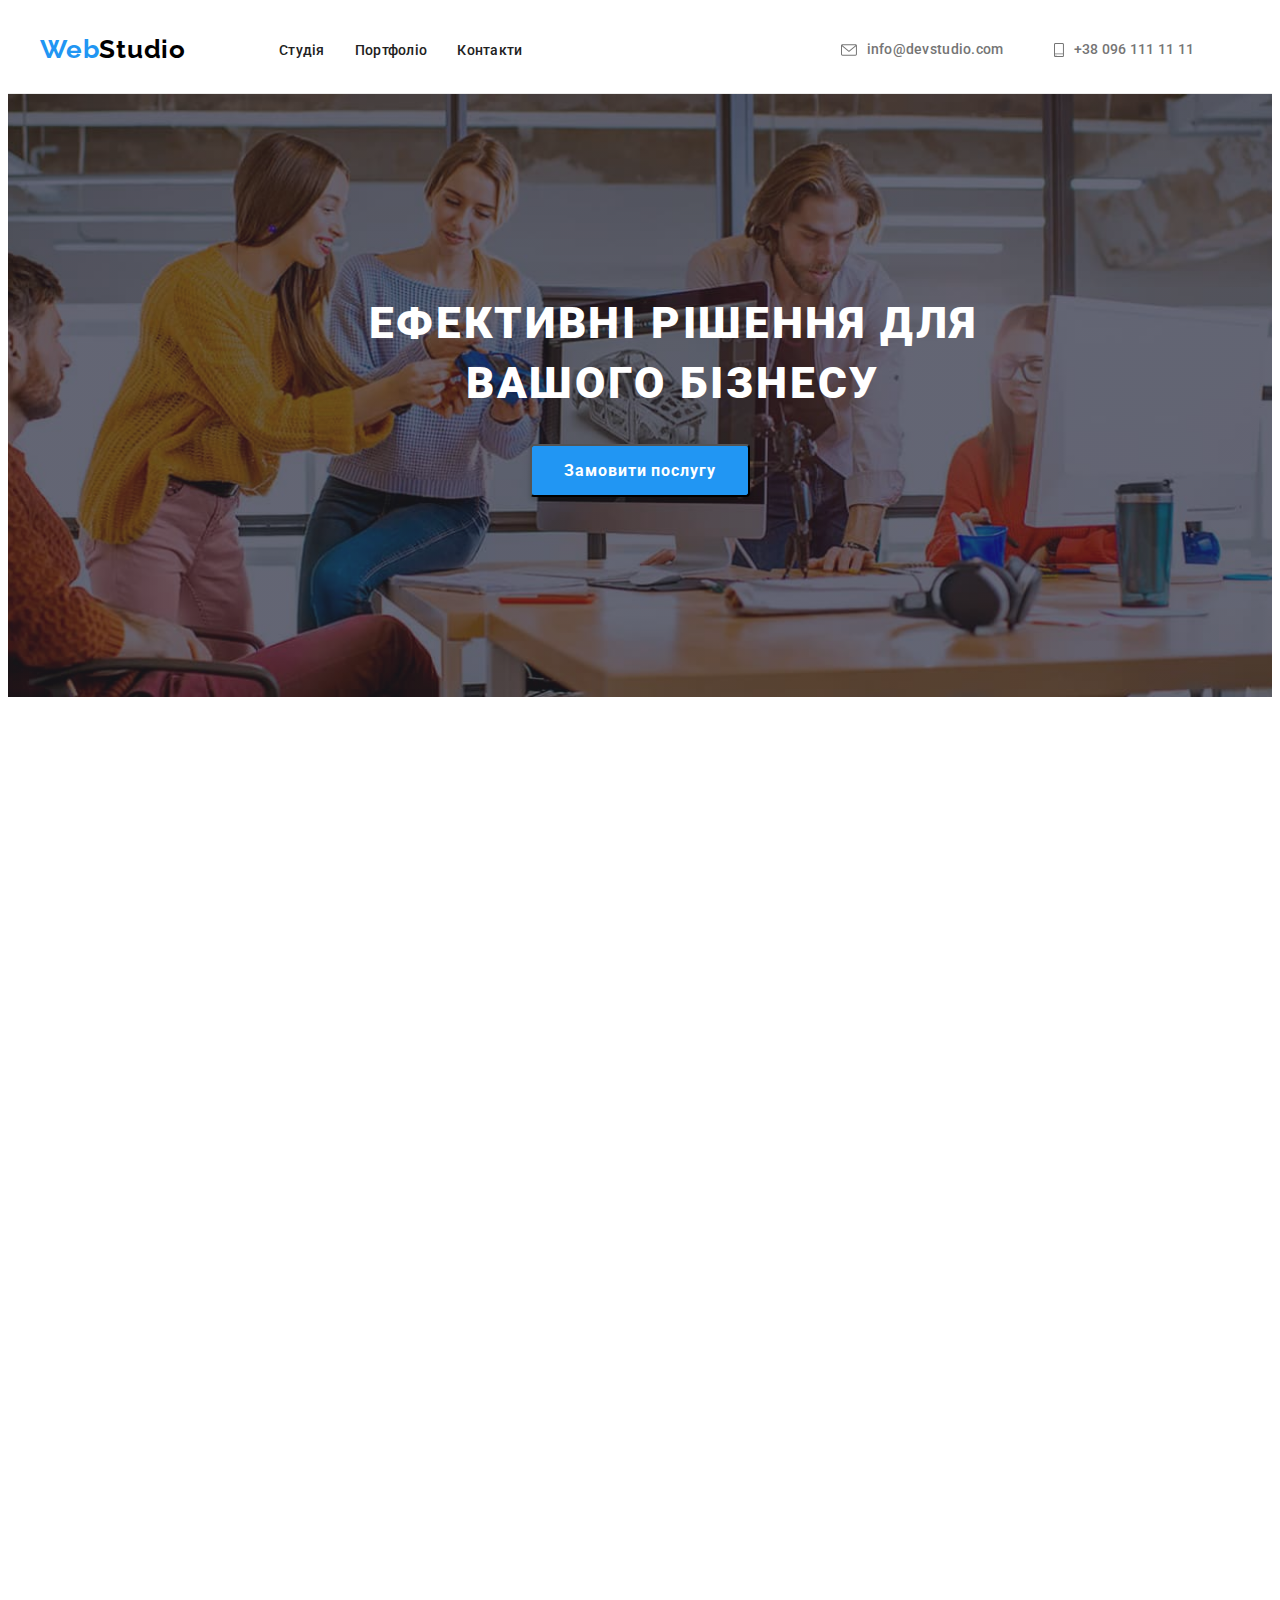
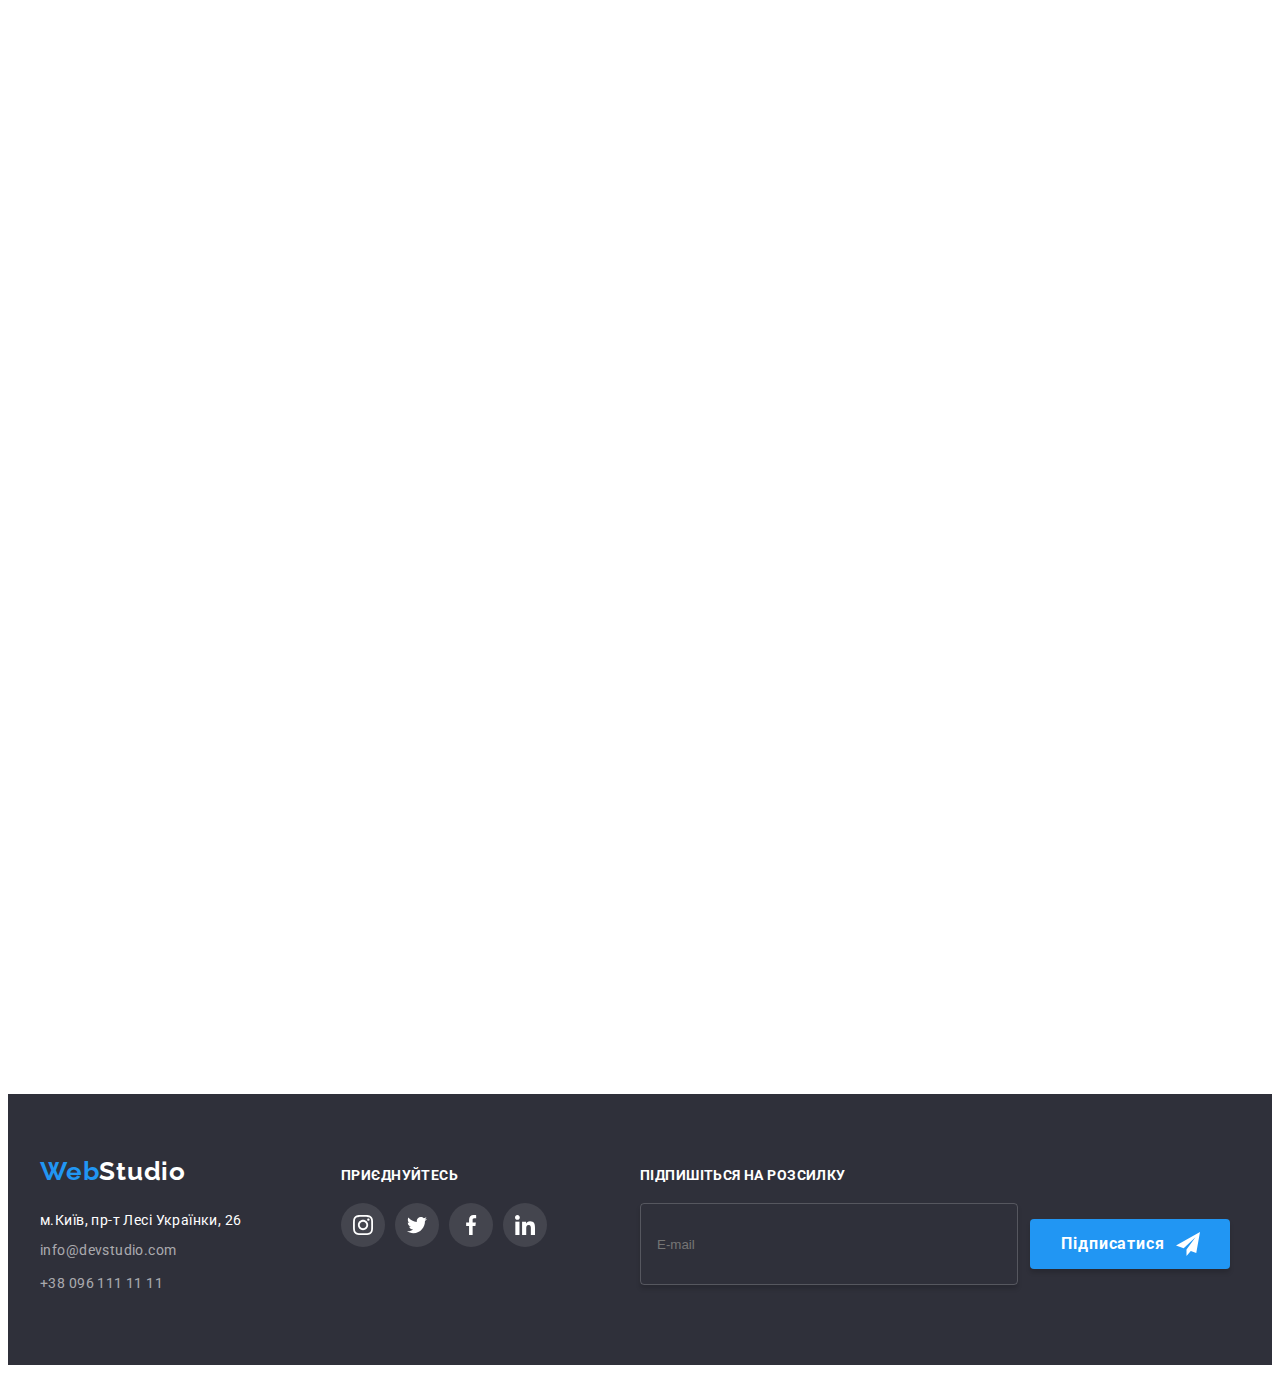
<file: index.html>
<!DOCTYPE html>
<html lang="en">
  <head>
    <meta charset="UTF-8" />
    <meta name="viewport" content="width=device-width, initial-scale=1.0" />
    <title>Document</title>
    <link rel="preconnect" href="https://fonts.googleapis.com" />
    <link rel="preconnect" href="https://fonts.gstatic.com" crossorigin />
    <link
      href="https://fonts.googleapis.com/css2?family=Raleway:ital,wght@0,100..900;1,100..900&family=Roboto:ital,wght@0,100;0,300;0,400;0,500;0,700;0,900;1,100;1,300;1,400;1,500;1,700;1,900&display=swap"
      rel="stylesheet"
    />
    <link href="https://unpkg.com/aos@2.3.1/dist/aos.css" rel="stylesheet">
    <link
    rel="stylesheet"
    href="https://cdnjs.cloudflare.com/ajax/libs/animate.css/4.1.1/animate.min.css"
  />
    <link
      rel="stylesheet"
      href="https://cdnjs.cloudflare.com/ajax/libs/modern-normalize/3.0.1/modern-normalize.min.css"
      integrity="sha512-q6WgHqiHlKyOqslT/lgBgodhd03Wp4BEqKeW6nNtlOY4quzyG3VoQKFrieaCeSnuVseNKRGpGeDU3qPmabCANg=="
      crossorigin="anonymous"
      referrerpolicy="no-referrer"
    />
    <link rel="stylesheet" href="./style/main.min.css">
  </head>
  <body>
    <header class="header">
      <div class="container">
        <a class="header-link" href="./index.html"
          >Web<span class="header-span">Studio</span></a
        >
        <nav class="header-navigation">
          <ul class="navigation-list">
            <li class="navigation-item">
              <a class="navigation-link" href="">Студія</a>
            </li>
            <li class="navigation-item">
              <a class="navigation-link" href="./pages/portfoilo.html"
                >Портфоліо</a
              >
            </li>
            <li class="navigation-item">
              <a class="navigation-link" href="">Контакти</a>
            </li>
          </ul>
        </nav>
        <ul class="header-list">
          <li class="header-item">
            <a class="header-information" href="mailto:info@devstudio.com"><svg class="header-icon">
                <use href="./images/symbol-defs.svg#icon-post"></use>
              </svg>info@devstudio.com</a
            >
          </li>
          <li class="header-item">
            <a class="header-information" href="tel:+380961111111h"
              ><svg class="header-icont ">
                <use href="./images/symbol-defs.svg#icon-smartphone"></use>
              </svg>+38 096 111 11 11</a
            >
          </li>
        </ul>
      </div>
    </header>
    <main class="main">
      <!-- 1 -->
      <section class="page">
        <div class="container">
          <h1 class="page-title">Ефективні рішення для вашого бізнесу</h1>
          <button class="page-button animate__animated animate__pulse animate__infinite	infinite" type="button" data-modal-open>Замовити послугу</button>
        </div>
      </section>
      <!-- 2 -->
      <section class="advantudes" data-aos="fade-up"
     data-aos-anchor-placement="bottom-bottom">
        <div class="container">
          <ul class="advantudes-list">
            <li class="advantudes-item">
              <h3 class="advantudes-slogan">Увага до деталей</h3>
              <p class="advantudes-text">
                Ідейні міркування, і навіть початок повсякденної роботи з
                формування позиції.
              </p>
            </li>
            <li class="advantudes-item">
              <h3 class="advantudes-slogan">Пунктуальність</h3>
              <p class="advantudes-text">
                Завдання організації, особливо рамки і місце навчання кадрів
                тягне у себе.
              </p>
            </li>
            <li class="advantudes-item">
              <h3 class="advantudes-slogan">Планування</h3>
              <p class="advantudes-text">
                Так само консультація з широким активом значною мірою зумовлює.
              </p>
            </li>
            <li class="advantudes-item">
              <h3 class="advantudes-slogan">Сучасні технології</h3>
              <p class="advantudes-text">
                Значимість цих проблем настільки очевидна, що реалізація
                планових завдань.
              </p>
            </li>
          </ul>
        </div>
      </section>
      <!-- 3 -->
      <section class="work" data-aos="fade-up"
     data-aos-anchor-placement="bottom-bottom">
        <div class="container">
          <h2 class="work-subtitle">Чим ми займаємося</h2>
          <ul class="work-list">
            <li class="work-item">
              <img class="work-image" src="./images/computersq.jpg" alt="laptop" />
              <p class="work-bcg">Десктопні додатки</p>
            </li>
            <li class="work-item">
              <img class="work-image" src="./images/laptopsq.jpg" alt="phone" />
              <p class="work-bcg">Мобільні додатки</p>
            </li>
            <li class="work-item">
              <img class="work-image" src="./images/tabletsq.jpg" alt="laptop" />
              <p class="work-bcg">Дизайнерські рішення</p>
            </li>
          </ul>
        </div>
      </section>
      <!-- 4 -->
      <section class="team" data-aos="fade-up"
     data-aos-anchor-placement="bottom-bottom">
        <div class="container">
          <h2 class="team-subtitle">Наша команда</h2>
          <ul class="team-list">
            <li class="team-item">
              <img class="team-icon" src="./images/igorsq.jpg" alt="Чоловік" />
              <div class="team-container">
                <h3 class="team-slogan">Ігор Дем'яненко</h3>
                <p class="team-text">Product Designer</p>
                <ul class="team-listt">
                  <li class="team-itemm"><button class="team-button"><svg class="team-icons">
                    <use href="./images/symbol-defs.svg#icon-insta"></use>
                  </svg></button></li>
                  <li class="team-itemm"><button class="team-button"><svg class="team-icons">
                    <use href="./images/symbol-defs.svg#icon-twitter"></use>
                  </svg></button></li>
                  <li class="team-itemm"><button class="team-button"><svg class="team-icons">
                    <use href="./images/symbol-defs.svg#icon-facebook"></use>
                  </svg></button></li>
                  <li class="team-itemm"><button class="team-button"><svg class="team-icons">
                    <use href="./images/symbol-defs.svg#icon-in"></use>
                  </svg></button></li>
                </ul>
              </div>
            </li>
            <li class="team-item">
              <img class="team-icon" src="./images/olgasq.jpg" alt="Жінка" />
              <div class="team-container">
                <h3 class="team-slogan">Ольга Рєпіна</h3>
                <p class="team-text">Frontend Developer</p>
               <ul class="team-listt">
                  <li class="team-itemm"><button class="team-button"><svg class="team-icons">
                    <use href="./images/symbol-defs.svg#icon-insta"></use>
                  </svg></button></li>
                  <li class="team-itemm"><button class="team-button"><svg class="team-icons">
                    <use href="./images/symbol-defs.svg#icon-twitter"></use>
                  </svg></button></li>
                  <li class="team-itemm"><button class="team-button"><svg class="team-icons">
                    <use href="./images/symbol-defs.svg#icon-facebook"></use>
                  </svg></button></li>
                  <li class="team-itemm"><button class="team-button"><svg class="team-icons">
                    <use href="./images/symbol-defs.svg#icon-in"></use>
                  </svg></button></li>
                </ul>
              </div>
            </li>
            <li class="team-item">
              <img class="team-icon" src="./images/mykolasq.jpg" alt="Чоловік" />
              <div class="team-container">
                <h3 class="team-slogan">Микола Тарасов</h3>
                <p class="team-text">Marketing</p>
                <ul class="team-listt">
                  <li class="team-itemm"><button class="team-button"><svg class="team-icons">
                    <use href="./images/symbol-defs.svg#icon-insta"></use>
                  </svg></button></li>
                  <li class="team-itemm"><button class="team-button"><svg class="team-icons">
                    <use href="./images/symbol-defs.svg#icon-twitter"></use>
                  </svg></button></li>
                  <li class="team-itemm"><button class="team-button"><svg class="team-icons">
                    <use href="./images/symbol-defs.svg#icon-facebook"></use>
                  </svg></button></li>
                  <li class="team-itemm"><button class="team-button"><svg class="team-icons">
                    <use href="./images/symbol-defs.svg#icon-in"></use>
                  </svg></button></li>
                </ul>
              </div>
            </li>
            <li class="team-item">
              <img class="team-icon" src="./images/michaelsq.jpg" alt="Чоловік" />
              <div class="team-container">
                <h3 class="team-slogan">Михайло Єрмаков</h3>
                <p class="team-text">UI Designer</p>
                <ul class="team-listt">
                  <li class="team-itemm"><button class="team-button"><svg class="team-icons">
                    <use href="./images/symbol-defs.svg#icon-insta"></use>
                  </svg></button></li>
                  <li class="team-itemm"><button class="team-button"><svg class="team-icons">
                    <use href="./images/symbol-defs.svg#icon-twitter"></use>
                  </svg></button></li>
                  <li class="team-itemm"><button class="team-button"><svg class="team-icons">
                    <use href="./images/symbol-defs.svg#icon-facebook"></use>
                  </svg></button></li>
                  <li class="team-itemm"><button class="team-button"><svg class="team-icons">
                    <use href="./images/symbol-defs.svg#icon-in"></use>
                  </svg></button></li>
                </ul>
              </div>
            </li>
          </ul>
        </div>
      </section>
      <!-- 5 -->
      <section class="clients" data-aos="fade-up"
     data-aos-anchor-placement="bottom-bottom">
        <div class="container">
          <h2 class="clients-title">
            Постійні клієнти
          </h2>
            <ul class="clients-list">
              <li class="clients-item">
                <div class="clients-box"><svg class="clients-icon">
                  <use href="./images/symbol-defs.svg#icon-yaco"></use>
                </svg></div>
              </li>
              <li class="clients-item">
                <div class="clients-box"><svg class="clients-icon">
                  <use href="./images/symbol-defs.svg#icon-tgline"></use>
                </svg></div>
              </li>
              <li class="clients-item">
                <div class="clients-box"><svg class="clients-icon">
                  <use href="./images/symbol-defs.svg#icon-company"></use>
                </svg></div>
              </li>
              <li class="clients-item">
                <div class="clients-box"><svg class="clients-icon">
                  <use href="./images/symbol-defs.svg#icon-logo"></use>
                </svg></div>
              </li>
              <li class="clients-item">
                <div class="clients-box"><svg class="clients-icon">
                  <use href="./images/symbol-defs.svg#icon-brand"></use>
                </svg></div>
              </li>
              <li class="clients-item">
                <div class="clients-box"><svg class="clients-icon">
                  <use href="./images/symbol-defs.svg#icon-twocompan"></use>
                </svg></div>
              </li>
            </ul>
        </div>
      </section>
    </main>
    <footer class="footer" >
      <div class="container">
        <div class="footer-section">
        <a class="footer-link" href="./index.html"
          >Web<span class="footer-span">Studio</span></a
        >
        <address class="address">
          <a
            class="address-place"
            href="https://www.google.com.ua/maps/place/%D0%B1%D1%83%D0%BB%D1%8C%D0%B2%D0%B0%D1%80+%D0%9B%D0%B5%D1%81%D1%96+%D0%A3%D0%BA%D1%80%D0%B0%D1%97%D0%BD%D0%BA%D0%B8,+26,+%D0%9A%D0%B8%D1%97%D0%B2,+02000/@50.4265807,30.5358109,17z/data=!3m1!4b1!4m6!3m5!1s0x40d4cf0e033ecbe9:0x57a4dffefec77da0!8m2!3d50.4265807!4d30.5383858!16s%2Fg%2F1tctq5jv?entry=ttu&g_ep=EgoyMDI0MTAyOS4wIKXMDSoASAFQAw%3D%3D"
            >м.Київ, пр-т Лесі Українки, 26</a
          >
          <ul class="address-list">
            <li class="address-item">
              <a class="address-gmail" href="mailto:info@devstudio.com"
                >info@devstudio.com</a
              >
            </li>
            <li class="address-item">
              <a class="address-link" href="tel:+380961111111h"
                >+38 096 111 11 11</a
              >
            </li>
          </ul>
        </address>
      </div>
        <div class="soc">
          <h2 class="soc-title">приєднуйтесь</h2>
          <ul class="soc-list">
            <li class="soc-item"><button class="soc-button"><svg class="soc-icon">
              <use href="./images/symbol-defs.svg#icon-insta"></use>
            </svg></button></li>
            <li class="soc-item"><button class="soc-button"><svg class="soc-icon">
              <use href="./images/symbol-defs.svg#icon-twitter"></use>
            </svg></button></li>
            <li class="soc-item"><button class="soc-button"><svg class="soc-icon">
              <use href="./images/symbol-defs.svg#icon-facebook"></use>
            </svg></button></li>
            <li class="soc-item"><button class="soc-button"><svg class="soc-icon">
              <use href="./images/symbol-defs.svg#icon-in"></use>
            </svg></button></li>
          </ul>
        </div>
        <div class="suscribe">
            <h2 class="suscribe-title">Підпишіться на розсилку</h2>
            <form class="suscribe-form">
                <label class="suscribe-label">
                <input type="email" class="suscribe-input" placeholder="E-mail" required>
                </label>
                <div class="suscribe-send">
                  <button class="suscribe-button" type="submit">Підписатися</button>
                <svg class="suscribe-svg">
                    <use href="./images/symbol-defs.svg#icon-tg" class="suscribe-use"></use>
                </svg>
                </div>
            </form>
          </div>
      </div>
    </footer>
    <div class="backdrop is-hidden" data-modal>
      <div class="modal">
        <button class="modal-button" data-modal-close><svg class="modal-svg">
          <use class="modal-use" href="./images/symbol-defs.svg#icon-close"></use>
        </svg></button>
        <h2 class="modal-title">Залиште свої дані, ми вам передзвонимо</h2>
        <form class="modal-form">
          <ul class="modal-list">
            <li class="modal-item"><label class="model-label">Ім'я
            <input type="text" class="modal-input" required>
            <svg class="form-svg">
              <use href="./images/symbol-defs.svg#icon-person"></use>
            </svg>
          </label></li>
            <li class="modal-item"><label class="model-label">Телефон
            <input type="tel" class="modal-input" required>
            <svg class="form-svg">
              <use href="./images/symbol-defs.svg#icon-phone"></use>
            </svg>
          </label></li>
            <li class="modal-item"><label class="model-label">Пошта
            <input type="email" class="modal-input" required>
            <svg class="form-svg">
              <use href="./images/symbol-defs.svg#icon-email"></use>
            </svg>
          </label></li>
            <li class="modal-item"><label class="model-label">Коментар
            <textarea class="modal-textarea" placeholder="Введіть текст"></textarea>
          </label></li>          
          </ul>
          <div class="check">
          <input type="checkbox" class="checkbox" required>
          <p class="model-text">Погоджуюся з розсилкою та приймаю<a href="" class="model-link"> Умови договору</a></p>
          </div>
          <div class="send-box">
            <button class="model-button">Відправити</button>
          </div>
        </form>
      </div>
    </div>
    <script src="./js/modal.js" type="module"></script>
    <script src="https://unpkg.com/aos@2.3.1/dist/aos.js"></script>
    <script>
  AOS.init();
</script>
  </body>
</html>
</file>
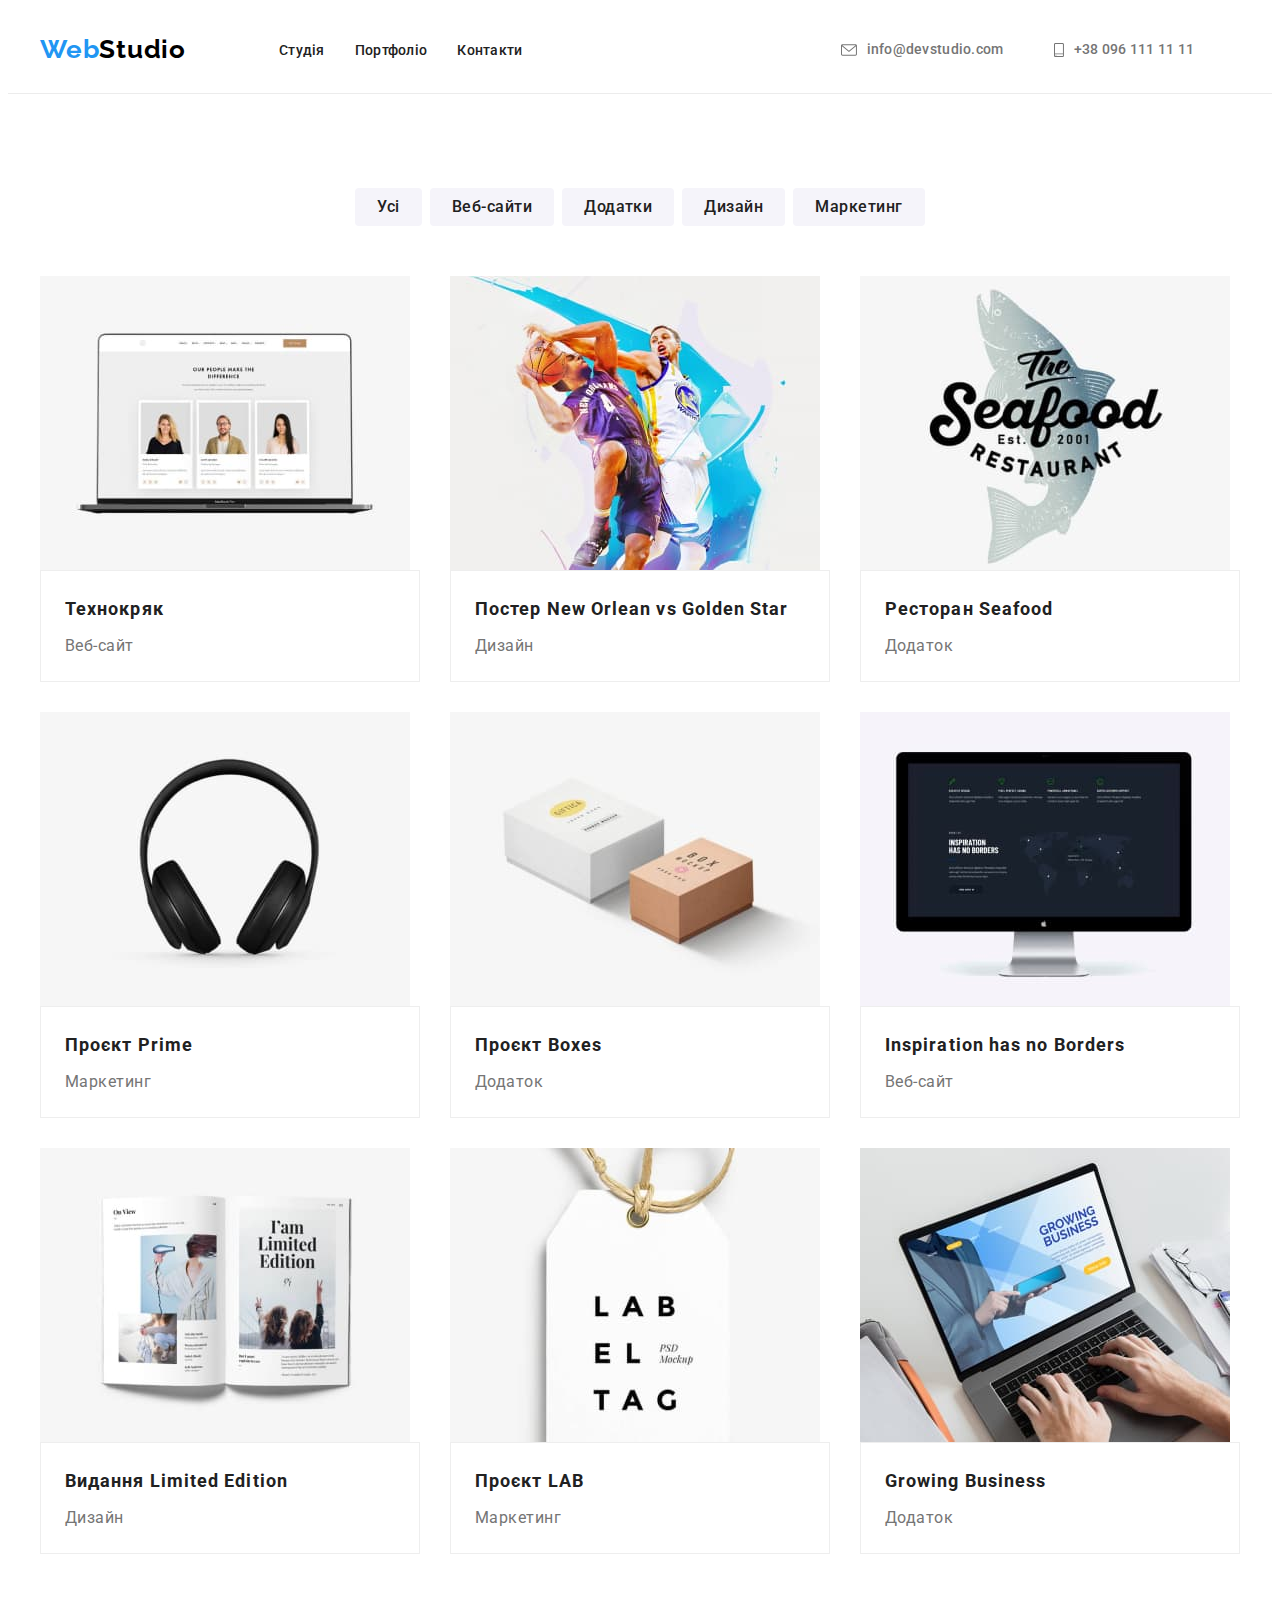
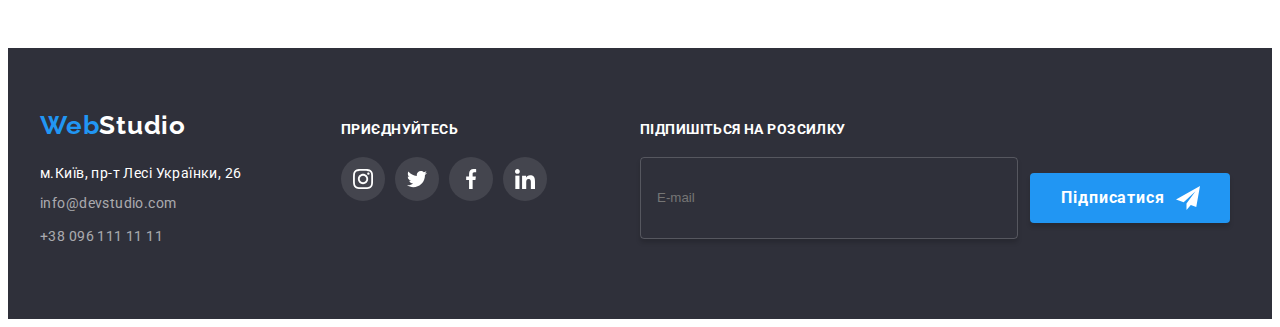
<file: pages/portfoilo.html>
<!DOCTYPE html>
<html lang="en">
  <head>
    <meta charset="UTF-8" />
    <meta name="viewport" content="width=device-width, initial-scale=1.0" />
    <title>Document</title>
    <link rel="preconnect" href="https://fonts.googleapis.com" />
    <link rel="preconnect" href="https://fonts.gstatic.com" crossorigin />
    <link
      href="https://fonts.googleapis.com/css2?family=Raleway:ital,wght@0,100..900;1,100..900&family=Roboto:ital,wght@0,100;0,300;0,400;0,500;0,700;0,900;1,100;1,300;1,400;1,500;1,700;1,900&display=swap"
      rel="stylesheet"
    />
    <link
      rel="stylesheet"
      href="https://cdnjs.cloudflare.com/ajax/libs/modern-normalize/3.0.1/modern-normalize.min.css"
      integrity="sha512-q6WgHqiHlKyOqslT/lgBgodhd03Wp4BEqKeW6nNtlOY4quzyG3VoQKFrieaCeSnuVseNKRGpGeDU3qPmabCANg=="
      crossorigin="anonymous"
      referrerpolicy="no-referrer"
    />
    <link rel="stylesheet" href="../style/main.min.css">
  </head>
  <body>
    <header class="header">
      <div class="container">
        <a class="header-link" href="../index.html"
          >Web<span class="header-span">Studio</span></a
        >
        <nav class="header-navigation">
          <ul class="navigation-list">
            <li class="navigation-item">
              <a class="navigation-link" href="../index.html">Студія</a>
            </li>
            <li class="navigation-item">
              <a class="navigation-link" href="../pages/portfoilo.html"
                >Портфоліо</a
              >
            </li>
            <li class="navigation-item">
              <a class="navigation-link" href="">Контакти</a>
            </li>
          </ul>
        </nav>
        <ul class="header-list">
          <li class="header-item">
            <a class="header-information" href="mailto:info@devstudio.com"><svg class="header-icon">
                <use href="../images/symbol-defs.svg#icon-post"></use>
              </svg>info@devstudio.com</a
            >
          </li>
          <li class="header-item">
            <a class="header-information" href="tel:+380961111111h"
              ><svg class="header-icont">
                <use href="../images/symbol-defs.svg#icon-smartphone"></use>
              </svg>+38 096 111 11 11</a
            >
          </li>
        </ul>
      </div>
    </header>
    <main class="main">
      <section class="categories">
        <div class="container">
          <ul class="categories-list">
            <li class="categories-item">
              <button class="categories-button" type="button">Усі</button>
            </li>
            <li class="categories-item">
              <button class="categories-button" type="button">Веб-сайти</button>
            </li>
            <li class="categories-item">
              <button class="categories-button" type="button">Додатки</button>
            </li>
            <li class="categories-item">
              <button class="categories-button" type="button">Дизайн</button>
            </li>
            <li class="categories-item">
              <button class="categories-button" type="button">Маркетинг</button>
            </li>
          </ul>
          <ul class="content-list">
            <li class="content-item">
              <div class="description-box">
              <img
                class="content-image"
                src="../images/laptopportsq.jpg"
                alt="computer"
              />
              <p class="content-description">Ресурс пропонує комплексні пропозиції з різним рівнем функціоналу та сервісів. Все це дозволить відвідувачу отримати вичерпні відомості про компанію чи приватну особу.</p>
              </div>
              <div class="image">
                <h2 class="content-subtitle">Технокряк</h2>
                <p class="content-text">Веб-сайт</p>
              </div>
            </li>
            <li class="content-item">
              <div class="description-box">
                <img
                class="content-image"
                src="../images/basketballsq.jpg"
                alt="basketball"
              />
              <p class="content-description">Ресурс пропонує комплексні пропозиції з різним рівнем функціоналу та сервісів. Все це дозволить відвідувачу отримати вичерпні відомості про компанію чи приватну особу.</p>
              </div>
              <div class="image">
                <h2 class="content-subtitle">
                  Постер New Orlean vs Golden Star
                </h2>
                <p class="content-text">Дизайн</p>
              </div>
            </li>
            <li class="content-item">
              <div class="description-box">
                <img
                class="content-image"
                src="../images/restaurantsq.jpg"
                alt="restaurant"
              />
              <p class="content-description">Ресурс пропонує комплексні пропозиції з різним рівнем функціоналу та сервісів. Все це дозволить відвідувачу отримати вичерпні відомості про компанію чи приватну особу.</p>
              </div>
              <div class="image">
                <h2 class="content-subtitle">Ресторан Seafood</h2>
                <p class="content-text">Додаток</p>
              </div>
            </li>
            <li class="content-item">
              <div class="description-box">
                <img
                class="content-image"
                src="../images/headphonessq.jpg"
                alt="headphones"
              />
              <p class="content-description">Ресурс пропонує комплексні пропозиції з різним рівнем функціоналу та сервісів. Все це дозволить відвідувачу отримати вичерпні відомості про компанію чи приватну особу.</p>
              </div>
              <div class="image">
                <h2 class="content-subtitle">Проєкт Prime</h2>
                <p class="content-text">Маркетинг</p>
              </div>
            </li>
            <li class="content-item">
              <div class="description-box"><img
                class="content-image"
                src="../images/boxessq.jpg"
                alt="boxes"
              />
              <p class="content-description">Ресурс пропонує комплексні пропозиції з різним рівнем функціоналу та сервісів. Все це дозволить відвідувачу отримати вичерпні відомості про компанію чи приватну особу.</p></div>
              <div class="image">
                <h2 class="content-subtitle">Проєкт Boxes</h2>
                <p class="content-text">Додаток</p>
              </div>
            </li>
            <li class="content-item">
              <div class="description-box">
                              <img class="content-image" src="../images/compportsq.jpg" alt="comp" />
              <p class="content-description">Ресурс пропонує комплексні пропозиції з різним рівнем функціоналу та сервісів. Все це дозволить відвідувачу отримати вичерпні відомості про компанію чи приватну особу.</p>
              </div>
              <div class="image">
                <h2 class="content-subtitle">Inspiration has no Borders</h2>
                <p class="content-text">Веб-сайт</p>
              </div>
            </li>
            <li class="content-item">
              <div class="description-box">
                <img class="content-image" src="../images/booksq.jpg" alt="book" />
              <p class="content-description">Ресурс пропонує комплексні пропозиції з різним рівнем функціоналу та сервісів. Все це дозволить відвідувачу отримати вичерпні відомості про компанію чи приватну особу.</p>
              </div>
              <div class="image">
                <h2 class="content-subtitle">Видання Limited Edition</h2>
                <p class="content-text">Дизайн</p>
              </div>
            </li>
            <li class="content-item">
              <div class="description-box">
                <img class="content-image" src="../images/labsq.jpg" alt="lab" />
              <p class="content-description">Ресурс пропонує комплексні пропозиції з різним рівнем функціоналу та сервісів. Все це дозволить відвідувачу отримати вичерпні відомості про компанію чи приватну особу.</p>
              </div>
              <div class="image">
                <h2 class="content-subtitle">Проєкт LAB</h2>
                <p class="content-text">Маркетинг</p>
              </div>
            </li>
            <li class="content-item">
              <div class="description-box">
                <img
                class="content-image"
                src="../images/compsq.jpg"
                alt="growing business"
              />
              <p class="content-description">Ресурс пропонує комплексні пропозиції з різним рівнем функціоналу та сервісів. Все це дозволить відвідувачу отримати вичерпні відомості про компанію чи приватну особу.</p>
              </div>
              <div class="image">
                <h2 class="content-subtitle">Growing Business</h2>
                <p class="content-text">Додаток</p>
              </div>
            </li>
          </ul>
        </div>
      </section>
    </main>
   <footer class="footer">
      <div class="container">
        <section class="footer-section">
        <a class="footer-link" href="../index.html"
          >Web<span class="footer-span">Studio</span></a
        >
        <address class="address">
          <a
            class="address-place"
            href="https://www.google.com.ua/maps/place/%D0%B1%D1%83%D0%BB%D1%8C%D0%B2%D0%B0%D1%80+%D0%9B%D0%B5%D1%81%D1%96+%D0%A3%D0%BA%D1%80%D0%B0%D1%97%D0%BD%D0%BA%D0%B8,+26,+%D0%9A%D0%B8%D1%97%D0%B2,+02000/@50.4265807,30.5358109,17z/data=!3m1!4b1!4m6!3m5!1s0x40d4cf0e033ecbe9:0x57a4dffefec77da0!8m2!3d50.4265807!4d30.5383858!16s%2Fg%2F1tctq5jv?entry=ttu&g_ep=EgoyMDI0MTAyOS4wIKXMDSoASAFQAw%3D%3D"
            >м.Київ, пр-т Лесі Українки, 26</a
          >
          <ul class="address-list">
            <li class="address-item">
              <a class="address-gmail" href="mailto:info@devstudio.com"
                >info@devstudio.com</a
              >
            </li>
            <li class="address-item">
              <a class="address-link" href="tel:+380961111111h"
                >+38 096 111 11 11</a
              >
            </li>
          </ul>
        </address>
        </section>
        <section class="soc">
          <h2 class="soc-title">приєднуйтесь</h2>
          <ul class="soc-list">
            <li class="soc-item"><button class="soc-button"><svg class="soc-icon">
              <use href="../images/symbol-defs.svg#icon-insta"></use>
            </svg></button></li>
            <li class="soc-item"><button class="soc-button"><svg class="soc-icon">
              <use href="../images/symbol-defs.svg#icon-twitter"></use>
            </svg></button></li>
            <li class="soc-item"><button class="soc-button"><svg class="soc-icon">
              <use href="../images/symbol-defs.svg#icon-facebook"></use>
            </svg></button></li>
            <li class="soc-item"><button class="soc-button"><svg class="soc-icon">
              <use href="../images/symbol-defs.svg#icon-in"></use>
            </svg></button></li>
          </ul>
        </section>
        <section class="suscribe">
            <h2 class="suscribe-title">Підпишіться на розсилку</h2>
            <form class="suscribe-form">
                <label class="suscribe-label">
                <input type="email" class="suscribe-input" placeholder="E-mail" required>
                </label>
                <div class="suscribe-send">
                  <button class="suscribe-button" type="submit">Підписатися</button>
                <svg class="suscribe-svg">
                    <use href="../images/symbol-defs.svg#icon-tg" class="suscribe-use"></use>
                </svg>
                </div>
            </form>
        </section>
      </div>
    </footer>
  </body>
</html>
</file>
<file: style/main.min.css>
a{text-decoration:none}ul{margin:0;padding:0;list-style:none}h1,h2,h3,p{margin:0}img{display:block}div{list-style:none}button{padding:0}textarea{resize:none}input[type=checkbox]{-webkit-appearance:none;-moz-appearance:none;appearance:none;width:20px;height:20px;border:1px solid #ccc;border-radius:3px;background-color:#fff;cursor:pointer}:root{--mini-text-color: #757575;--max-text-color: #212121;--primary-color: #ffffff;--team-background-color: #f5f4fa;--header-footer-background-color: #2f303a;--button-backgrouhd-color: #2196f3;--logo-color: #000000;--new-section: #AFB1B8}body{font-family:"Roboto"}.container{width:1200px;margin-left:auto;margin-right:auto;padding-left:15px;padding-right:15px}.header{padding-top:24px;padding-bottom:25px;border-bottom:1px solid #ececec}.header>.container{display:flex;align-items:center}.header-link{color:var(--button-backgrouhd-color);font-family:"Raleway";font-size:26px;font-weight:700;line-height:1.38;letter-spacing:.78px;margin-right:93px}.header-span{color:var(--logo-color)}.navigation-list{display:flex;gap:30px}.navigation-item:last-child{margin-right:318px}.navigation-item{position:relative}.navigation-link{color:var(--max-text-color);font-family:"Roboto";font-size:14px;font-weight:500;line-height:1.14;letter-spacing:.28px;transition-property:color;transition-duration:250ms;transition-timing-function:cubic-bezier(0.4, 0, 0.2, 1)}.navigation-link::after{content:"";display:block;width:100%;height:4px;border-radius:2px;background:var(--button-backgrouhd-color);position:absolute;left:0;top:49px;opacity:0;color:var(--team-background-color);transition-property:color,opacity;transition-duration:250ms;transition-timing-function:cubic-bezier(0.4, 0, 0.2, 1)}.navigation-link:hover::after{opacity:1;color:var(--button-backgrouhd-color)}.navigation-link:hover{color:var(--button-backgrouhd-color);font-family:"Roboto";font-size:14px;font-weight:500;line-height:1.14;letter-spacing:.28px;color:var(--button-backgrouhd-color)}.header-list{display:flex;gap:50px}.header-information{color:var(--mini-text-color);font-family:"Roboto";font-size:14px;font-weight:500;line-height:1.14;letter-spacing:.28px;display:flex;align-items:center;gap:10px;transition-property:color;transition-duration:250ms;transition-timing-function:cubic-bezier(0.4, 0, 0.2, 1)}.header-icont{fill:var(--mini-text-color);transition-property:fill;transition-duration:250ms;transition-timing-function:cubic-bezier(0.4, 0, 0.2, 1)}.header-icon{fill:var(--mini-text-color);transition-property:fill;transition-duration:250ms;transition-timing-function:cubic-bezier(0.4, 0, 0.2, 1)}.header-information:hover{color:var(--button-backgrouhd-color);font-family:"Roboto";font-size:14px;font-weight:500;line-height:1.14;letter-spacing:.28px}.header-information:hover .header-icon{fill:var(--button-backgrouhd-color)}.header-information:hover .header-icont{fill:var(--button-backgrouhd-color)}.header-icon{width:16px;height:12px;fill:var(--mini-text-color)}.header-icont{width:10px;height:16px;fill:var(--mini-text-color)}.page{background-image:linear-gradient(rgba(47, 48, 58, 0.4), rgba(47, 48, 58, 0.4)),url(../images/teamsq.jpg);background-repeat:no-repeat;background-position:center;background-size:cover;padding-top:200px;padding-bottom:200px;text-align:center}.page-title{color:var(--primary-color);text-align:center;font-family:"Roboto";font-size:44px;font-weight:900;line-height:1.36;letter-spacing:2.64px;text-transform:uppercase;width:696px;margin-left:285px;margin-right:285px;margin-bottom:30px}.page-button{background-color:var(--button-backgrouhd-color);color:var(--primary-color);font-family:"Roboto";text-align:center;font-size:16px;font-weight:700;line-height:1.87;letter-spacing:.96px;border-radius:4px;padding-left:32px;padding-right:32px;padding-top:10px;padding-bottom:10px;box-shadow:0px 4px 4px 0px rgba(0,0,0,.15)}.advantudes{padding-top:94px;padding-bottom:94px}.advantudes-list{display:flex;gap:30px}.advantudes-item:nth-child(1)::before{content:"";display:block;margin-bottom:30px;width:270px;height:120px;background-color:var(--team-background-color);background-image:url(../images/antennasq.png);background-position:center;background-size:70px;background-repeat:no-repeat;border-radius:4px}.advantudes-item:nth-child(2)::before{content:"";display:block;margin-bottom:30px;width:270px;height:120px;background-color:var(--team-background-color);background-image:url(../images/clocksq.png);background-position:center;background-size:70px;background-repeat:no-repeat;border-radius:4px}.advantudes-item:nth-child(3)::before{content:"";display:block;margin-bottom:30px;width:270px;height:120px;background-color:var(--team-background-color);background-image:url(..//images/diagramsq.png);background-position:center;background-size:70px;background-repeat:no-repeat;border-radius:4px}.advantudes-item:nth-child(4)::before{content:"";display:block;margin-bottom:30px;width:270px;height:120px;background-color:var(--team-background-color);background-image:url(../images/astronautsq.png);background-position:center;background-size:70px;background-repeat:no-repeat;border-radius:4px}.advantudes-slogan{color:var(--max-text-color);font-family:"Roboto";font-size:14px;font-weight:700;line-height:1.14;letter-spacing:.42px;text-transform:uppercase;margin-bottom:10px}.advantudes-text{color:var(--mini-text-color);font-family:"Roboto";font-size:14px;font-weight:400;line-height:1.71;letter-spacing:.42px}.work{padding-bottom:94px}.work-subtitle{color:var(--max-text-color);text-align:center;font-family:"Roboto";font-size:36px;font-weight:700;line-height:1.16;letter-spacing:1.08px;margin-bottom:50px}.work-list{display:flex;gap:30px}.work-item{justify-content:center;text-align:center;position:relative}.work-bcg{position:absolute;bottom:0;background-color:rgba(47,48,58,.8039215686);width:100%;height:23.812%;display:flex;align-items:center;justify-content:center;color:#fff;text-align:center;font-family:Roboto;font-size:14px;font-style:normal;font-weight:700;line-height:normal;letter-spacing:.42px;text-transform:uppercase}.team{padding-top:94px;padding-bottom:94px;background-color:var(--team-background-color)}.team-subtitle{color:var(--max-text-color);text-align:center;font-family:"Roboto";font-size:36px;font-weight:700;line-height:1.16;letter-spacing:1.08px;margin-bottom:50px}.team-list{display:flex;gap:30px}.team-item{box-shadow:0px 1px 3px 0px rgba(0,0,0,.12),0px 1px 1px 0px rgba(0,0,0,.14),0px 2px 1px 0px rgba(0,0,0,.2);border-radius:0px 0px 4px 4px}.team-icon{width:270px;height:260px}.team-container{padding-top:30px;padding-bottom:30px;background-color:#fff;border-radius:0px 0px 4px 4px}.team-slogan{color:var(--max-text-color);text-align:center;font-family:"Roboto";font-size:16px;font-weight:500;line-height:1.18;letter-spacing:.48px;margin-bottom:10px}.team-text{color:var(--mini-text-color);text-align:center;font-family:"Roboto";font-size:16px;font-weight:400;line-height:1.18;letter-spacing:.48px}a[href^=https]{color:var(--primary-color);font-family:"Roboto";font-size:14px;font-weight:400;line-height:1.17;letter-spacing:.42px}.team-button{width:44px;height:44px;border-radius:50%;border:none;background-color:#fff;display:flex;justify-content:center;align-items:center;transition-property:background-color;transition-duration:250ms;transition-timing-function:cubic-bezier(0.4, 0, 0.2, 1)}.team-button:hover{background-color:var(--button-backgrouhd-color)}.team-button:hover .team-icons{fill:#fff}.team-listt{margin-top:16px;gap:10px;display:flex;justify-content:center}.team-icons{width:20px;height:20px;fill:var(--new-section)}.clients{padding-top:94px;padding-bottom:94px}.clients>.container{display:flex;justify-content:center;flex-wrap:wrap}.clients-title{margin-bottom:50px;color:var(--max-text-color);text-align:center;font-family:Roboto;font-size:36px;font-style:normal;font-weight:700;line-height:normal;letter-spacing:1.08px}.clients-list{display:flex;gap:30px}.clients-box{width:170px;height:92px;border-radius:4px;border:1px solid;color:var(--new-section);display:flex;align-items:center;justify-content:center;transition-property:color;transition-duration:250ms;transition-timing-function:cubic-bezier(0.4, 0, 0.2, 1)}.clients-box:hover{width:170px;height:92px;border-radius:4px;border:1px solid;color:var(--button-backgrouhd-color)}.clients-box:hover .clients-icon{fill:var(--button-backgrouhd-color)}.clients-icon{width:106px;height:60px;fill:var(--new-section);transition-property:fill;transition-duration:250ms;transition-timing-function:cubic-bezier(0.4, 0, 0.2, 1)}.clients-icon:hover{fill:var(--button-backgrouhd-color)}footer{background-color:var(--header-footer-background-color);padding-top:60px;padding-bottom:60px}.footer>.container{display:flex;align-items:baseline}.footer-link{color:var(--button-backgrouhd-color);font-family:Raleway;font-size:26px;font-weight:700;line-height:1.38;letter-spacing:.78px}.footer-span{color:var(--primary-color);margin-bottom:20px}.address{margin-top:20px;font-style:normal;width:231px}.address-list :first-child{margin-bottom:9px}.address-link{color:rgba(255,255,255,.6);font-family:Roboto;font-size:14px;font-style:normal;font-weight:400;line-height:24px;letter-spacing:.42px}.address-gmail{color:rgba(255,255,255,.6);font-family:Roboto;font-size:14px;font-style:normal;font-weight:400;line-height:24px;letter-spacing:.42px}.address-list{margin-top:9px}.soc{margin-left:70px}.soc>.container{display:flex}.soc-title{color:#fff;font-family:Roboto;font-size:14px;font-style:normal;font-weight:700;line-height:normal;letter-spacing:.42px;text-transform:uppercase;margin-bottom:20px}.soc-list{display:flex;gap:10px}.soc-button{width:44px;height:44px;border-radius:50%;display:flex;justify-content:center;align-items:center;border:0;background-color:rgba(255,255,255,.1);transition-property:background-color;transition-duration:250ms;transition-timing-function:cubic-bezier(0.4, 0, 0.2, 1)}.soc-button:hover{background-color:var(--button-backgrouhd-color)}.soc-icon{width:20px;height:20px;fill:#fff}.suscribe{margin-left:93px}.suscribe-title{color:#fff;font-family:Roboto;font-size:14px;font-style:normal;font-weight:700;line-height:normal;letter-spacing:.42px;text-transform:uppercase;margin-bottom:20px}.suscribe-form{display:flex;align-items:center;margin-bottom:20px}.suscribe-label{color:rgba(255,255,255,.6);font-family:Roboto;font-size:16px;font-style:normal;font-weight:400;line-height:20px;letter-spacing:.48px}.suscribe-input{margin-right:12px;background-color:var(--header-footer-background-color);border-radius:4px;border:1px solid rgba(255,255,255,.1882352941);background-color:rgba(33,150,243,0);box-shadow:0px 4px 4px 0px rgba(0,0,0,.15);width:358px;height:50px;padding-top:15px;padding-bottom:15px;padding-left:16px}.suscribe-input:focus{outline:1px solid rgba(255,255,255,.1882352941)}.suscribe-send{position:relative}.suscribe-button{display:flex;justify-content:center;align-items:center;width:200px;height:50px;border-radius:4px;background-color:var(--button-backgrouhd-color);box-shadow:0px 4px 4px 0px rgba(0,0,0,.15);border:none;padding-top:10px;padding-bottom:10px;padding-left:28px;padding-right:62px;color:#fff;text-align:center;font-family:Roboto;font-size:16px;font-style:normal;font-weight:700;line-height:30px;letter-spacing:.96px;position:relative}.suscribe-svg{fill:#fff;width:24px;height:24px;position:absolute;top:26%;right:15%}.categories{padding-top:94px;padding-bottom:94px}.categories-list{display:flex;gap:8px;justify-content:center;margin-bottom:50px}.categories-button{color:var(--max-text-color);border-color:var(--team-background-color);text-align:center;font-family:"Roboto";font-size:16px;font-weight:500;line-height:1.62;letter-spacing:.48px;background-color:var(--primary-color);border:none;background-color:var(--team-background-color);padding:6px 22px 6px 22px;border-radius:4px;transition-property:box-shadow,background-color;transition-duration:250ms;transition-timing-function:cubic-bezier(0.4, 0, 0.2, 1)}.categories-button:hover{color:var(--primary-color);text-align:center;font-family:"Roboto";font-size:16px;font-weight:500;line-height:1.62;letter-spacing:.48px;background-color:var(--button-backgrouhd-color);box-shadow:0px 3px 1px 0px rgba(0,0,0,.1),0px 1px 2px 0px rgba(0,0,0,.08),0px 2px 2px 0px rgba(0,0,0,.12)}.content-list{display:flex;justify-content:center;flex-wrap:wrap;gap:30px}.content-subtitle{color:var(--max-text-color);font-family:"Roboto";font-size:18px;font-weight:700;line-height:2;letter-spacing:1.08px}.content-item:hover .content-description,.content-item:focus .content-description{opacity:1;transform:translateY(0)}.content-description{color:#fff;font-family:Roboto;font-size:18px;font-style:normal;font-weight:400;line-height:28px;letter-spacing:.54px;position:absolute;top:0;right:0;padding:63px 24px;background-color:rgba(33,150,243,.9);z-index:1;opacity:1;transition-property:opacity,transform;transition-duration:250ms;transition-timing-function:cubic-bezier(0.4, 0, 0.2, 1);transform:translateY(101%)}.content-description:hover .content-description:focus{opacity:1}.description-box{position:relative;overflow:hidden}.content-item{transition-property:box-shadow;transition-duration:250ms;transition-timing-function:cubic-bezier(0.4, 0, 0.2, 1)}.content-item:hover{box-shadow:0px 1px 1px 0px rgba(0,0,0,.12),0px 4px 4px 0px rgba(0,0,0,.06),1px 4px 6px 0px rgba(0,0,0,.16)}.content-item:first-child{flex-basis:calc((100% - 60px)/3)}.content-item:nth-child(2n){flex-basis:calc((100% - 60px)/3)}.content-item:nth-child(3n){flex-basis:calc((100% - 60px)/3)}.content-item:nth-child(4n){flex-basis:calc((100% - 60px)/3)}.content-item:nth-child(5n){flex-basis:calc((100% - 60px)/3)}.content-litem:nth-child(6n){flex-basis:calc((100% - 60px)/3)}.content-item:nth-child(7n){flex-basis:calc((100% - 60px)/3)}.content-item:nth-child(8n){flex-basis:calc((100% - 60px)/3)}.content-item:last-child{flex-basis:calc((100% - 60px)/3)}.image{border:1px solid #eee;padding:24px 20px 0px 24px;padding:20px 24px}.content-subtitle{margin-bottom:4px}.content-text{color:var(--mini-text-color);font-family:"Roboto";font-size:16px;font-weight:400;line-height:1.87;letter-spacing:.48px}.backdrop{position:fixed;top:0;left:0;width:100%;height:100%;background-color:rgba(0,0,0,.4);display:flex;align-items:center;justify-content:center;transition:background-color 250ms cubic-bezier(0.4, 0, 0.2, 1)}.modal{width:528px;height:auto;border-radius:4px;background:var(--primary-color);box-shadow:0px 1px 3px 0px rgba(0,0,0,.12),0px 1px 1px 0px rgba(0,0,0,.14),0px 2px 1px 0px rgba(0,0,0,.2);position:relative;padding:40px;transform:scale(1);transition:transform 250ms cubic-bezier(0.4, 0, 0.2, 1),opacity 250ms cubic-bezier(0.4, 0, 0.2, 1),visibility 250ms cubic-bezier(0.4, 0, 0.2, 1)}.is-hidden .modal{transform:scale(0.8);opacity:0}.is-hidden{visibility:hidden;pointer-events:none}.modal-button:first-child{width:30px;height:30px;border-radius:50%;border:1px solid rgba(0,0,0,.1);background-color:rgba(0,0,0,0);position:absolute;top:8px;right:8px;display:flex;align-items:center;justify-content:center;transition-property:color;transition-duration:250ms;transition-timing-function:cubic-bezier(0.4, 0, 0.2, 1)}.modal-button:first-child:hover,.modal-button:first-child:focus{border:0px solid rgba(0,0,0,0);outline:1px solid rgba(0,0,0,.1)}.modal-button:first-child:hover .modal-svg,.modal-button:first-child:focus .modal-svg{fill:#2196f3}.modal-svg{width:18px;height:18px;fill:var(--logo-color);transition-property:fill;transition-duration:250ms;transition-timing-function:cubic-bezier(0.4, 0, 0.2, 1)}.modal-svg:hover,.modal-svg:focus{fill:var(--button-backgrouhd-color)}.modal-title{color:var(--max-text-color);text-align:center;font-family:Roboto;font-size:20px;font-style:normal;font-weight:700;line-height:normal;letter-spacing:.6px;margin-bottom:12px}.model-label{color:var(--mini-text-color);font-family:Roboto;font-size:12px;font-style:normal;font-weight:400;line-height:normal;letter-spacing:.12px;position:relative}.modal-input{border-radius:4px;border:1px solid rgba(33,33,33,.2);height:40px;width:100%;display:block;margin-top:4px;margin-bottom:10px;padding-left:42px;padding-right:30px;transition-property:color;transition-duration:250ms;transition-timing-function:cubic-bezier(0.4, 0, 0.2, 1)}.modal-input:hover,.modal-input:focus{border:none;outline:1px solid;color:var(--button-backgrouhd-color)}.modal-input:hover+.form-svg,.modal-input:focus+.form-svg{fill:var(--button-backgrouhd-color);background-color:#fff}.modal-textarea{height:120px;width:100%;padding-left:42px;border-radius:4px;border:1px solid rgba(33,33,33,.2);margin-top:4px;margin-bottom:20px;color:rgba(117,117,117,.5);font-family:Roboto;font-size:12px;font-style:normal;font-weight:400;line-height:normal;letter-spacing:.12px;padding-top:12px;padding-bottom:12px;padding-right:16px;padding-left:16px;transition-property:color;transition-duration:250ms;transition-timing-function:cubic-bezier(0.4, 0, 0.2, 1)}.modal-textarea:hover,.modal-textarea:focus{border:none;outline:1px solid;color:var(--button-backgrouhd-color)}.form-svg{width:18px;height:18px;fill:var(--logo-color);position:absolute;top:50%;left:3%;transition-property:fill;transition-duration:250ms;transition-timing-function:cubic-bezier(0.4, 0, 0.2, 1)}.form-svg:hover{fill:var(--button-backgrouhd-color)}.checkbox{width:16px;height:15px;margin-right:8px;border:2px solid;border-color:var(--max-text-color);border-radius:50%;transition-property:border-color,border;transition-duration:250ms;transition-timing-function:cubic-bezier(0.4, 0, 0.2, 1)}.checkbox:hover:checked,.checkbox:focus:checked{border-color:var(--button-backgrouhd-color)}.checkbox:checked{background-color:var(--button-backgrouhd-color);position:relative}.checkbox:checked::after{content:"";position:absolute;top:2px;left:6px;width:6px;height:12px;border:solid #fff;border-width:0 2px 2px 0;transform:rotate(45deg)}.check{display:flex;align-items:center;justify-content:center;margin-bottom:30px}.model-text{color:var(--mini-text-color);font-family:Roboto;font-size:14px;font-style:normal;font-weight:400;line-height:24px;letter-spacing:.42px;width:401px}.model-link{color:#2196f3;font-family:Roboto;font-size:14px;font-style:normal;font-weight:400;line-height:24px;letter-spacing:.42px;text-decoration-line:underline;text-decoration-style:solid;-webkit-text-decoration-skip-ink:none;text-decoration-skip-ink:none;text-decoration-thickness:auto;text-underline-offset:auto}.send-box{display:flex;align-items:center;justify-content:center}.model-button{padding-top:10px;padding-bottom:10px;padding-right:52px;padding-left:52px;color:#fff;text-align:center;font-family:Roboto;font-size:16px;font-style:normal;font-weight:700;line-height:30px;letter-spacing:.96px;border-radius:4px;background-color:var(--button-backgrouhd-color);box-shadow:0px 4px 4px 0px rgba(0,0,0,.15);width:200px;height:50px;border:none}/*# sourceMappingURL=main.min.css.map */
</file>
